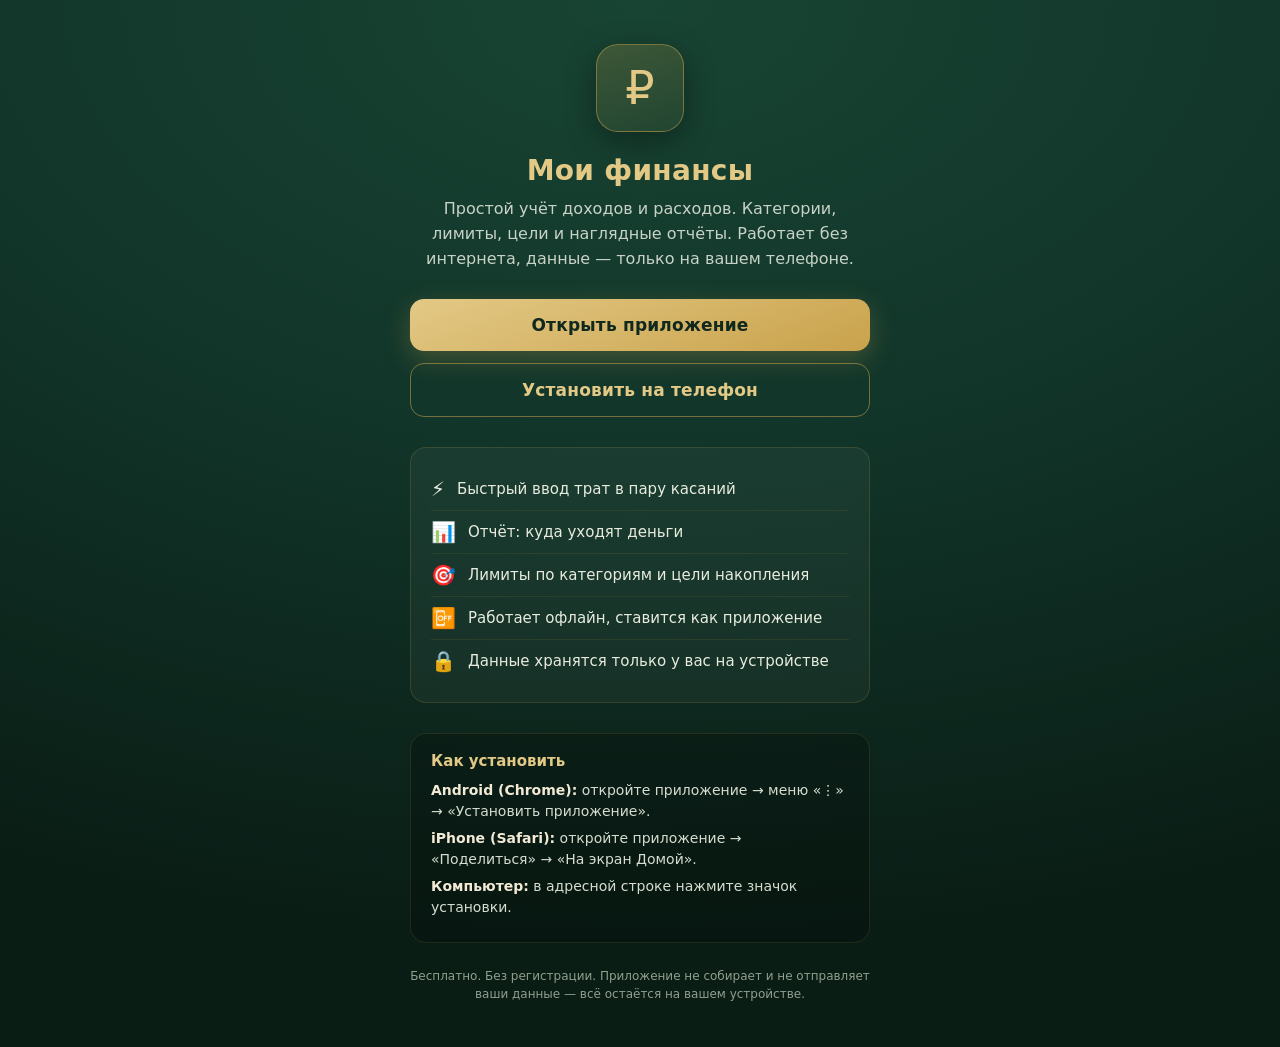
<file: index.html>
<!DOCTYPE html>
<html lang="ru">
<head>
  <meta charset="UTF-8">
  <meta name="viewport" content="width=device-width, initial-scale=1.0">
  <meta name="theme-color" content="#0d241a">
  <title>Мои финансы — учёт денег без лишнего</title>
  <link rel="icon" href="app/icons/icon-192.png">
  <style>
    * { box-sizing: border-box; margin: 0; padding: 0; -webkit-tap-highlight-color: transparent; }
    :root {
      --green-1: #12362a;
      --green-2: #0a1d15;
      --gold: #c9a24b;
      --gold-soft: #e3c986;
      --cream: #f3ead6;
    }
    body {
      font-family: system-ui, -apple-system, "Segoe UI", sans-serif;
      background: radial-gradient(120% 90% at 50% 0%, #184433 0%, var(--green-1) 45%, var(--green-2) 100%);
      color: var(--cream); min-height: 100vh;
      display: flex; flex-direction: column; align-items: center;
      padding: 44px 20px;
    }
    .wrap { max-width: 460px; width: 100%; text-align: center; }
    .logo {
      width: 88px; height: 88px; border-radius: 22px;
      background: linear-gradient(160deg, rgba(201,162,75,.22), rgba(201,162,75,.06));
      border: 1px solid rgba(201,162,75,.5);
      display: grid; place-items: center;
      font-size: 46px; color: var(--gold-soft); margin: 0 auto 22px;
      box-shadow: 0 8px 30px rgba(0,0,0,.35);
    }
    h1 {
      font-size: 28px; margin-bottom: 10px; letter-spacing: .3px;
      color: var(--gold-soft);
    }
    .lead { font-size: 16px; color: #d8e0d5; opacity: .92; line-height: 1.55; margin-bottom: 28px; }
    .btn {
      display: block; width: 100%; text-decoration: none;
      padding: 16px; border-radius: 14px; font-size: 17px; font-weight: 700;
      margin-bottom: 12px; letter-spacing: .2px;
    }
    .btn.primary {
      background: linear-gradient(160deg, var(--gold-soft), var(--gold));
      color: #10281d;
      box-shadow: 0 8px 26px rgba(201,162,75,.28);
    }
    .btn.secondary {
      background: transparent; color: var(--gold-soft);
      border: 1px solid rgba(201,162,75,.55);
    }
    .features {
      background: rgba(255,255,255,.04);
      border: 1px solid rgba(201,162,75,.18);
      border-radius: 16px; padding: 20px; margin: 30px 0; text-align: left;
    }
    .features li {
      list-style: none; padding: 9px 0; display: flex; gap: 12px; align-items: center;
      font-size: 15px; color: #e7ecdf;
    }
    .features li + li { border-top: 1px solid rgba(201,162,75,.1); }
    .features li .e { font-size: 20px; }
    .how {
      background: rgba(0,0,0,.22);
      border: 1px solid rgba(201,162,75,.14);
      border-radius: 16px; padding: 18px 20px; text-align: left;
    }
    .how h3 { font-size: 15px; margin-bottom: 10px; color: var(--gold-soft); }
    .how p { font-size: 14px; color: #d6ddd0; line-height: 1.5; margin-bottom: 6px; }
    .how b { color: var(--cream); }
    .note { font-size: 12px; color: #a9b6a5; opacity: .85; margin-top: 24px; line-height: 1.5; }
  </style>
</head>
<body>
  <div class="wrap">
    <div class="logo">₽</div>
    <h1>Мои финансы</h1>
    <p class="lead">Простой учёт доходов и расходов. Категории, лимиты, цели и наглядные отчёты. Работает без интернета, данные — только на вашем телефоне.</p>

    <a class="btn primary" href="app/index.html">Открыть приложение</a>
    <a class="btn secondary" href="app/index.html">Установить на телефон</a>

    <ul class="features">
      <li><span class="e">⚡</span> Быстрый ввод трат в пару касаний</li>
      <li><span class="e">📊</span> Отчёт: куда уходят деньги</li>
      <li><span class="e">🎯</span> Лимиты по категориям и цели накопления</li>
      <li><span class="e">📴</span> Работает офлайн, ставится как приложение</li>
      <li><span class="e">🔒</span> Данные хранятся только у вас на устройстве</li>
    </ul>

    <div class="how">
      <h3>Как установить</h3>
      <p><b>Android (Chrome):</b> откройте приложение → меню «⋮» → «Установить приложение».</p>
      <p><b>iPhone (Safari):</b> откройте приложение → «Поделиться» → «На экран Домой».</p>
      <p><b>Компьютер:</b> в адресной строке нажмите значок установки.</p>
    </div>

    <p class="note">Бесплатно. Без регистрации. Приложение не собирает и не отправляет ваши данные — всё остаётся на вашем устройстве.</p>
  </div>
</body>
</html>
</file>
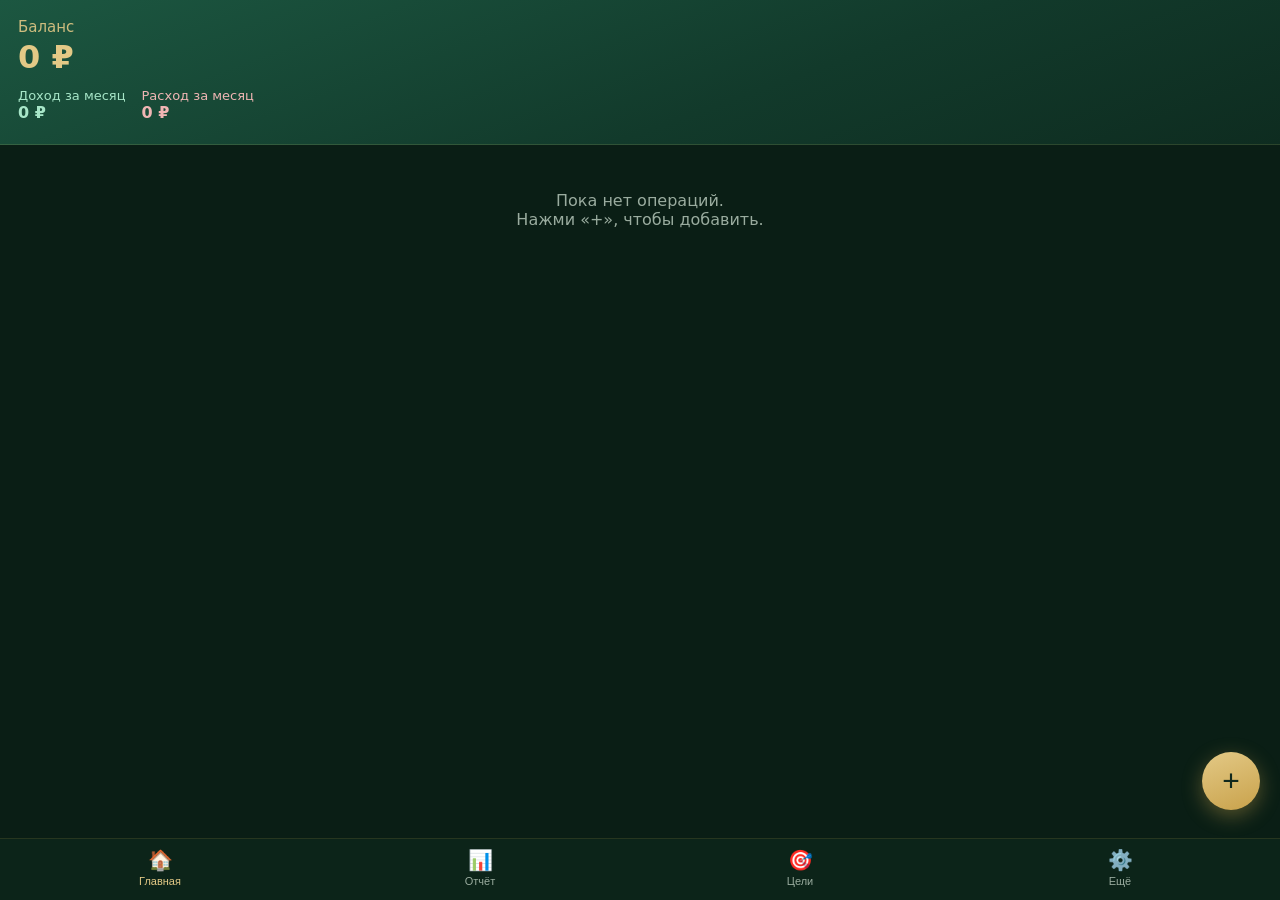
<file: app/index.html>
<!DOCTYPE html>
<html lang="ru">
<head>
  <meta charset="UTF-8">
  <meta name="viewport" content="width=device-width, initial-scale=1.0, viewport-fit=cover">
  <meta name="theme-color" content="#123a2b">
  <title>Мои финансы</title>
  <link rel="manifest" href="manifest.json">
  <link rel="icon" href="icons/icon-192.png">
  <link rel="apple-touch-icon" href="icons/icon-192.png">
  <link rel="stylesheet" href="style.css">
</head>
<body>
  <div id="app"></div>
  <script src="app.js"></script>
</body>
</html>
</file>
<file: app/style.css>
/* --- Базовые стили, мобильный вид. Тёмно-зелёная с золотом гамма --- */
* { box-sizing: border-box; -webkit-tap-highlight-color: transparent; }
:root {
  --bg: #0a1e15;
  --surface: #12362a;      /* мелкие фоны: сегменты, кнопки категорий, поля */
  --card: #123026;         /* карточки */
  --card-border: rgba(201,162,75,.16);
  --text: #f2ead7;         /* кремовый */
  --muted: #9aac9f;        /* приглушённый сдержанный */
  --gold: #c9a24b;
  --gold-soft: #e3c986;
  --income: #4cc08b;
  --expense: #e57470;
  --line: rgba(201,162,75,.14);
}
html, body { margin: 0; height: 100%; }
body {
  font-family: system-ui, -apple-system, "Segoe UI", sans-serif;
  background: var(--bg);
  color: var(--text);
  padding-bottom: 76px; /* место под нижнее меню */
}
.hidden { display: none !important; }
::placeholder { color: var(--muted); opacity: .8; }

/* --- Шапка --- */
header {
  background: linear-gradient(160deg, #1c5741 0%, #123a2b 60%, #0e2c20 100%);
  color: var(--text);
  padding: 18px 18px 22px;
  border-bottom: 1px solid var(--line);
}
header .title { font-size: 15px; color: var(--gold-soft); opacity: .9; }
header .balance { font-size: 32px; font-weight: 700; margin-top: 2px; color: var(--gold-soft); }
header .sub {
  display: flex; gap: 16px; margin-top: 12px; font-size: 13px; color: #cdd7cb;
}
header .sub b { display: block; font-size: 16px; }
header .sub .inc { color: #a7e6c8; }
header .sub .exp { color: #f0b6b4; }

/* --- Контент --- */
main { padding: 16px; max-width: 640px; margin: 0 auto; }
h2 { font-size: 17px; margin: 4px 0 12px; color: var(--gold-soft); font-weight: 600; }

/* --- Карточки/списки --- */
.card {
  background: var(--card);
  border: 1px solid var(--card-border);
  border-radius: 14px;
  padding: 14px 16px;
  margin-bottom: 10px;
  box-shadow: 0 2px 10px rgba(0,0,0,.25);
}
.op { display: flex; align-items: center; gap: 12px; }
.op .icon {
  width: 42px; height: 42px; border-radius: 12px;
  display: grid; place-items: center; font-size: 20px; flex: none;
}
.op .info { flex: 1; min-width: 0; }
.op .info .cat { font-weight: 600; }
.op .info .note { color: var(--muted); font-size: 13px; }
.op .amt { font-weight: 700; white-space: nowrap; }
.op .amt.inc { color: var(--income); }
.op .amt.exp { color: var(--expense); }
.op .del { background: none; border: none; color: var(--muted); font-size: 18px; padding: 4px; cursor: pointer; }
.empty { color: var(--muted); text-align: center; margin: 30px 0; }

/* --- Кнопка добавления (плавающая) --- */
.fab {
  position: fixed; right: 20px; bottom: 90px;
  width: 58px; height: 58px; border-radius: 50%;
  background: linear-gradient(160deg, var(--gold-soft), var(--gold));
  color: #10281d; border: none;
  font-size: 30px; line-height: 1;
  box-shadow: 0 6px 20px rgba(201,162,75,.4);
  cursor: pointer; z-index: 20;
}

/* --- Нижнее меню --- */
nav.tabbar {
  position: fixed; bottom: 0; left: 0; right: 0;
  background: #0c2419; border-top: 1px solid var(--line);
  display: flex; justify-content: space-around;
  padding: 8px 0 12px; z-index: 15;
}
nav.tabbar button {
  background: none; border: none; color: var(--muted);
  font-size: 11px; display: flex; flex-direction: column; align-items: center; gap: 3px;
  cursor: pointer; flex: 1;
}
nav.tabbar button .ic { font-size: 20px; }
nav.tabbar button.active { color: var(--gold-soft); }

/* --- Нижняя шторка (ввод) --- */
.sheet-bg {
  position: fixed; inset: 0; background: rgba(0,0,0,.55);
  display: flex; align-items: flex-end; z-index: 30;
}
.sheet {
  background: #102a20; color: var(--text);
  width: 100%; border-radius: 18px 18px 0 0;
  padding: 16px 16px 24px; max-height: 88vh; overflow-y: auto;
  max-width: 640px; margin: 0 auto;
  border-top: 1px solid var(--line);
}
.sheet h3 { margin: 4px 0 14px; text-align: center; color: var(--gold-soft); }
.seg { display: flex; background: var(--surface); border-radius: 12px; padding: 4px; margin-bottom: 14px; }
.seg button {
  flex: 1; border: none; background: none; padding: 10px; border-radius: 9px;
  font-weight: 600; color: var(--muted); cursor: pointer;
}
.seg button.on-exp { background: var(--expense); color: #2a0f0f; }
.seg button.on-inc { background: var(--income); color: #08281a; }
.amount-input {
  width: 100%; text-align: center; font-size: 34px; font-weight: 700;
  border: none; border-bottom: 2px solid var(--line); padding: 8px; margin-bottom: 16px;
  outline: none; background: transparent; color: var(--gold-soft);
}
.cats { display: grid; grid-template-columns: repeat(4, 1fr); gap: 10px; margin-bottom: 14px; }
.cat-btn {
  border: 2px solid transparent; background: var(--surface); border-radius: 12px;
  padding: 10px 4px; text-align: center; cursor: pointer; font-size: 11px; color: var(--text);
}
.cat-btn .e { font-size: 22px; display: block; margin-bottom: 3px; }
.cat-btn.sel { border-color: var(--gold); background: rgba(201,162,75,.16); }
.field {
  width: 100%; padding: 12px; border: 1px solid var(--line); border-radius: 10px;
  font-size: 15px; margin-bottom: 14px; background: var(--surface); color: var(--text);
}
.btn-primary {
  width: 100%; border: none;
  background: linear-gradient(160deg, var(--gold-soft), var(--gold));
  color: #10281d;
  padding: 14px; border-radius: 12px; font-size: 16px; font-weight: 700; cursor: pointer;
}
.btn-ghost {
  width: 100%; background: none; color: var(--muted); border: none;
  padding: 12px; font-size: 14px; cursor: pointer; margin-top: 4px;
}

/* --- Отчёт: диаграмма --- */
.chart-wrap { display: flex; justify-content: center; margin: 10px 0 18px; }
.legend-row { display: flex; align-items: center; gap: 10px; margin-bottom: 8px; }
.legend-row .dot { width: 12px; height: 12px; border-radius: 3px; flex: none; }
.legend-row .nm { flex: 1; }
.legend-row .val { font-weight: 600; }
.bar { height: 6px; background: rgba(255,255,255,.1); border-radius: 4px; margin-top: 6px; overflow: hidden; }
.bar > span { display: block; height: 100%; border-radius: 4px; }
.warn { color: var(--expense); font-size: 12px; margin-top: 4px; }

/* --- Цели --- */
.goal .top { display: flex; justify-content: space-between; margin-bottom: 8px; }
.goal .top .name { font-weight: 600; }
.goal .top .del { background: none; border: none; color: var(--muted); cursor: pointer; }
.goal .nums { color: var(--muted); font-size: 13px; margin-top: 6px; display: flex; justify-content: space-between; }
.goal .add { margin-top: 10px; background: rgba(201,162,75,.16); color: var(--gold-soft); border: none; padding: 8px 12px; border-radius: 10px; font-weight: 600; cursor: pointer; }

/* --- Настройки --- */
.set-row { display: flex; align-items: center; justify-content: space-between; padding: 12px 0; border-bottom: 1px solid var(--line); }
.set-row:last-child { border-bottom: none; }
.danger { color: var(--expense); }
</file>
